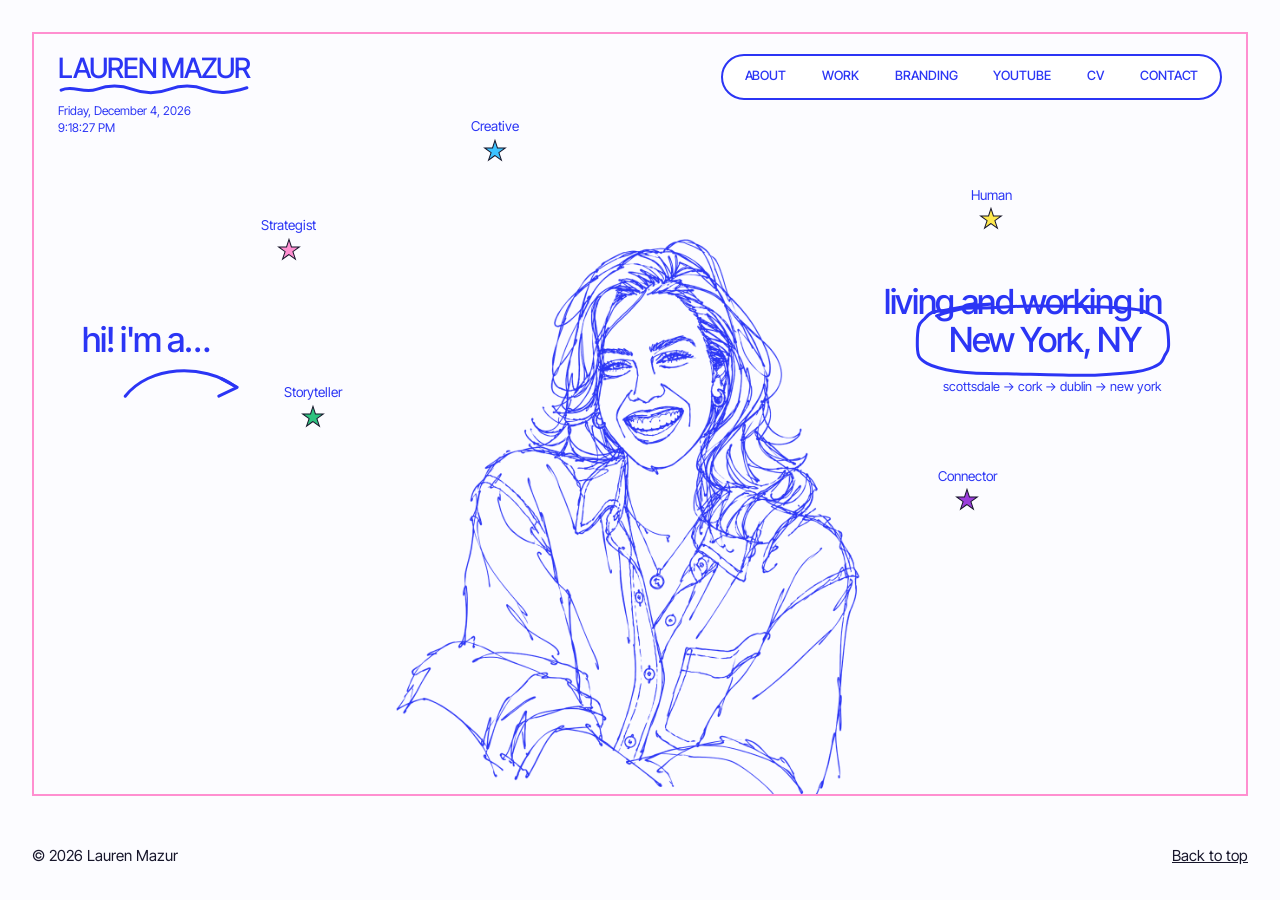
<file: index.html>
<!DOCTYPE html>
<html lang="en">
<head>
  <meta charset="utf-8">
  <meta name="viewport" content="width=device-width, initial-scale=1">

  <title>Lauren Mazur | Portfolio</title>
  <meta name="description" content="Strategy, creative work, branding and CV of Lauren Mazur.">

  <!-- Fonts from Google Fonts (free): Inter Tight for everything -->
  <link rel="preconnect" href="https://fonts.googleapis.com">
  <link rel="preconnect" href="https://fonts.gstatic.com" crossorigin>
  <link href="https://fonts.googleapis.com/css2?family=Inter+Tight:wght@400;500;600&display=swap" rel="stylesheet">

  <link rel="stylesheet" href="style.css">
</head>

<body id="top">
  <a class="skip" href="#main">Skip to content</a>

  <main id="main">
  <div class="hero">
    <div class="stage">

      <!-- Top left: your name and a live date and time (script.js fills these in) -->
      <div class="stage__logo">
        <h1 class="logo doodle-host"><a href="#top">Lauren Mazur</a><span class="doodle doodle--squiggle" aria-hidden="true"></span></h1>
        <!-- EDIT: your job title, so recruiters see it straight away -->
        <p class="clock" aria-hidden="true"><span id="date"></span><br><span id="time"></span></p>
      </div>

      <!-- Top right: the pill menu (hover or tab to a link to highlight it) -->
      <nav class="stage__nav" aria-label="Main">
        <a class="pill-nav__link" href="about.html">About</a>
        <a class="pill-nav__link" href="work.html">Work</a>
        <a class="pill-nav__link" href="branding.html">Branding</a>
        <a class="pill-nav__link" href="youtube.html">YouTube</a>
        <a class="pill-nav__link" href="cv.html">CV</a>
        <a class="pill-nav__link" href="contact.html">Contact</a>
      </nav>

      <!-- The handwritten notes either side of the portrait -->
      <p class="note note--left">hi! i'm a…<span class="doodle doodle--arrow" aria-hidden="true"></span></p>
      <p class="note note--right">living and working in <span class="circled">New York, NY<span class="doodle doodle--oval" aria-hidden="true"></span></span><span class="note__route">scottsdale → cork → dublin → new york</span></p>

      <!-- The five words dotted around you. Change the text, keep the star. -->
      <ul class="tags">
        <li class="tag tag--1"><span>Strategist</span><span class="tag__star" aria-hidden="true">★</span></li>
        <li class="tag tag--2"><span>Creative</span><span class="tag__star" aria-hidden="true">★</span></li>
        <li class="tag tag--3"><span>Human</span><span class="tag__star" aria-hidden="true">★</span></li>
        <li class="tag tag--4"><span>Storyteller</span><span class="tag__star" aria-hidden="true">★</span></li>
        <li class="tag tag--5"><span>Connector</span><span class="tag__star" aria-hidden="true">★</span></li>
      </ul>

      <!-- Your drawing, in cobalt lines on white -->
      <img class="stage__portrait" src="portrait-cobalt.png" width="1122" height="1402"
           alt="Line drawing portrait of Lauren, laughing">
    </div>
  </div>
  </main>

  <footer class="footer">
    <p>&copy; <span id="year">2026</span> Lauren Mazur</p>
    <a href="#top">Back to top</a>
  </footer>

  <script src="script.js"></script>
</body>
</html>
</file>
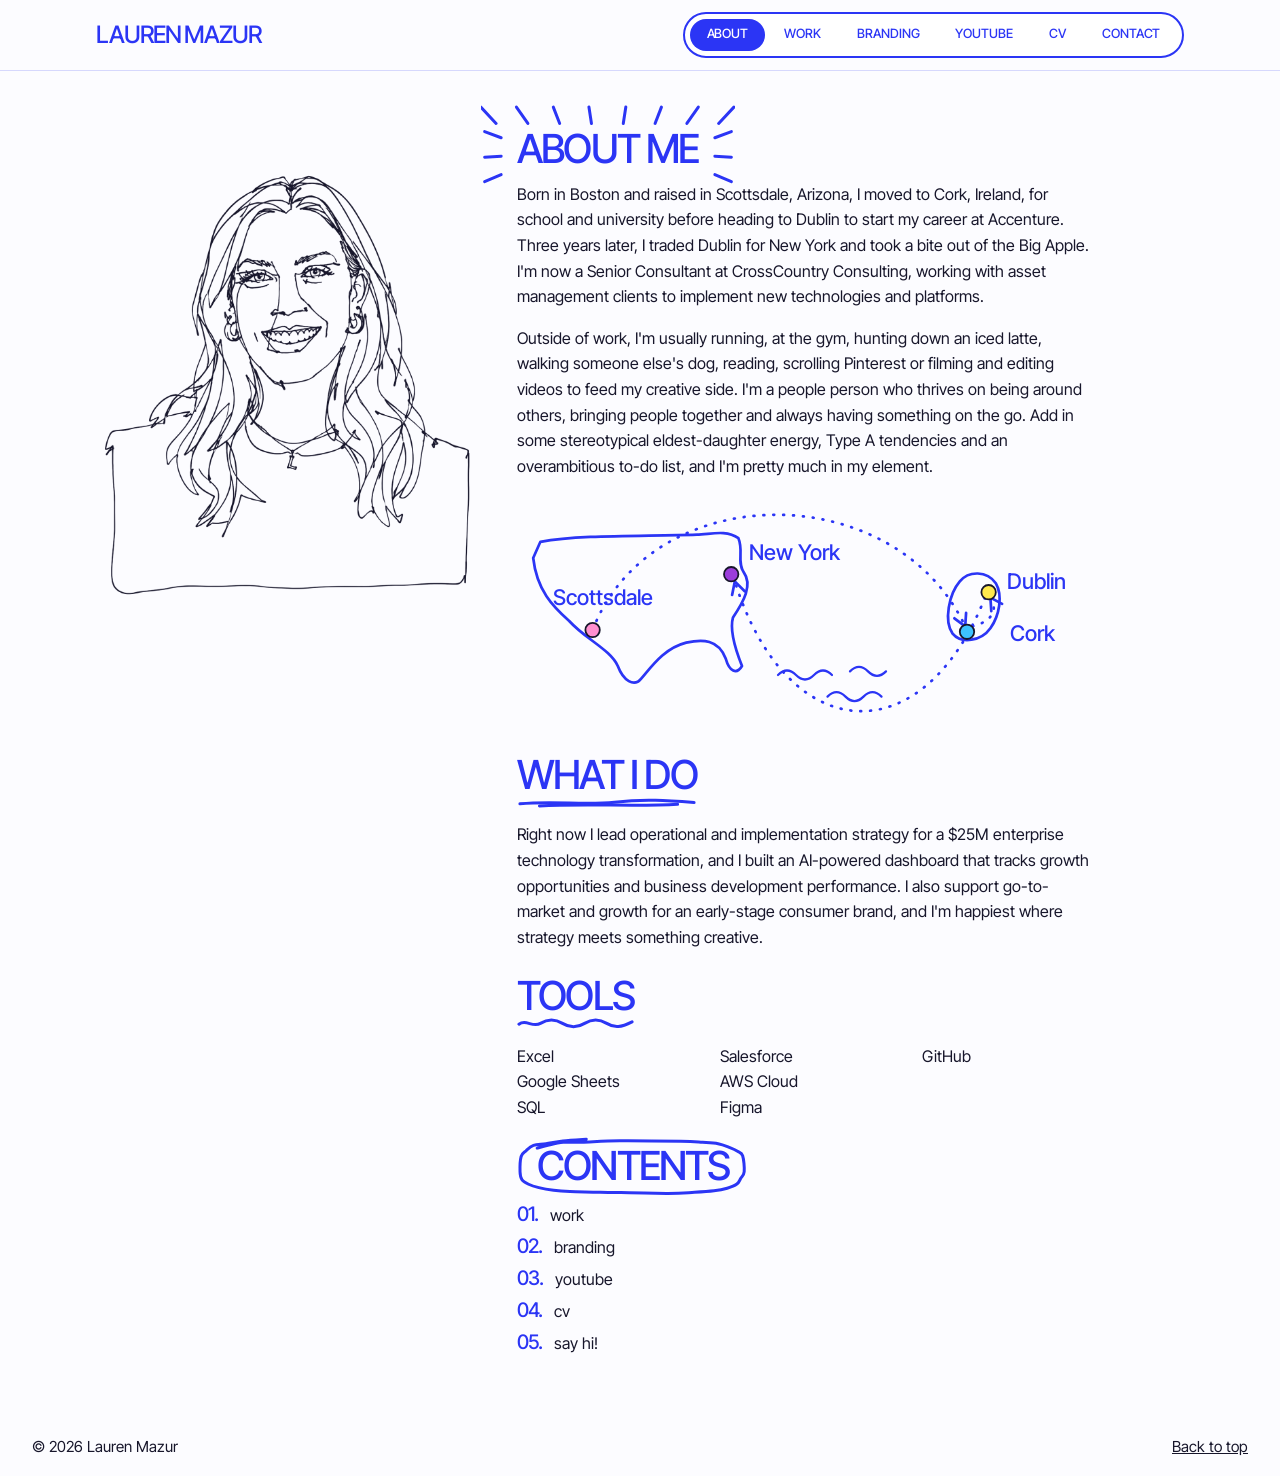
<file: about.html>
<!DOCTYPE html>
<html lang="en">
<head>
  <meta charset="utf-8">
  <meta name="viewport" content="width=device-width, initial-scale=1">

  <title>About | Lauren Mazur</title>
  <meta name="description" content="About Lauren Mazur: strategy and operations consultant based in New York.">

  <!-- Fonts from Google Fonts (free): Inter Tight for everything -->
  <link rel="preconnect" href="https://fonts.googleapis.com">
  <link rel="preconnect" href="https://fonts.gstatic.com" crossorigin>
  <link href="https://fonts.googleapis.com/css2?family=Inter+Tight:wght@400;500;600&display=swap" rel="stylesheet">

  <link rel="stylesheet" href="style.css">
</head>

<body id="top">
  <a class="skip" href="#main">Skip to content</a>

  <!-- Menu: the current page is highlighted. To change the menu, edit it on every page. -->
  <header class="site-header">
    <div class="site-header__inner">
      <a class="site-header__logo" href="index.html">Lauren Mazur</a>
      <nav class="stage__nav" aria-label="Main">
        <a class="pill-nav__link" href="about.html" aria-current="page">About</a>
        <a class="pill-nav__link" href="work.html">Work</a>
        <a class="pill-nav__link" href="branding.html">Branding</a>
        <a class="pill-nav__link" href="youtube.html">YouTube</a>
        <a class="pill-nav__link" href="cv.html">CV</a>
        <a class="pill-nav__link" href="contact.html">Contact</a>
      </nav>
    </div>
  </header>

  <main id="main">

    <section id="about" class="section about">
      <figure class="about__portrait">
        <img src="portrait-about.png" width="1122" height="1402"
             alt="Line drawing portrait of Lauren with long hair, hoop earrings and an L necklace">
      </figure>

      <div class="about__text">

        <h1 class="hand-title doodle-host">about me<span class="doodle doodle--burst" aria-hidden="true"></span></h1>
        <!-- EDIT: check this reads like you -->
        <p>Born in Boston and raised in Scottsdale, Arizona, I moved to Cork, Ireland, for school and
           university before heading to Dublin to start my career at Accenture. Three years later,
           I traded Dublin for New York and took a bite out of the Big Apple. I'm now a Senior
           Consultant at CrossCountry Consulting, working with asset management clients to implement
           new technologies and platforms.</p>

        <p>Outside of work, I'm usually running, at the gym, hunting down an iced
           latte, walking someone else's dog, reading, scrolling Pinterest or filming and editing
           videos to feed my creative side. I'm a people person who thrives on being around others,
           bringing people together and always having something on the go. Add in some stereotypical
           eldest-daughter energy, Type A tendencies and an overambitious to-do list, and I'm pretty
           much in my element.</p>

        <figure class="journey">
          <svg viewBox="0 0 640 260" role="img" aria-label="Hand-drawn map: Scottsdale, Arizona to Cork, then Dublin in Ireland, then New York">
            <g fill="none" stroke="currentColor" stroke-width="3" stroke-linecap="round" stroke-linejoin="round">
              <path d="M18 70 L26 52 C70 44, 140 46, 200 44 C214 44, 232 38, 246 48 C252 62, 244 74, 252 86 C262 100, 252 118, 240 136 C236 150, 242 170, 250 190 C244 200, 236 196, 232 182 C224 160, 206 160, 188 164 C164 170, 150 190, 138 204 C130 214, 118 206, 112 190 C104 172, 76 160, 58 140 C40 124, 22 106, 18 70 Z"/>
              <path d="M492 96 C502 84, 522 84, 532 98 C540 112, 536 134, 526 148 C516 162, 494 166, 484 154 C474 140, 480 110, 492 96 Z"/>
              <path d="M290 200 q10 -10 20 0 t20 0 t20 0" stroke-width="2.5"/><path d="M345 224 q10 -10 20 0 t20 0 t20 0" stroke-width="2.5"/><path d="M370 196 q10 -10 20 0 t20 0" stroke-width="2.5"/>
              <path d="M84 150 C150 -20, 420 -20, 498 146" stroke-dasharray="1 10"/>
              <path d="M506 146 C530 140, 534 126, 526 114" stroke-dasharray="1 10"/>
              <path d="M520 114 C450 290, 300 280, 242 96" stroke-dasharray="1 10"/>
              <path d="M499 131 L498 146 L486 137"/><path d="M527 129 L526 114 L539 121"/><path d="M239 111 L242 96 L253 107"/>
            </g>
            <circle cx="84" cy="150" r="8" fill="#FF8FD0" stroke="#17162B" stroke-width="2"/><circle cx="500" cy="152" r="8" fill="#3DC2FF" stroke="#17162B" stroke-width="2"/><circle cx="524" cy="108" r="8" fill="#FFE94D" stroke="#17162B" stroke-width="2"/><circle cx="238" cy="88" r="8" fill="#9B3DDB" stroke="#17162B" stroke-width="2"/>
            <g fill="currentColor" font-family="Inter Tight, Helvetica, Arial, sans-serif" font-size="24" font-weight="500">
              <text x="40" y="122">Scottsdale</text>
              <text x="258" y="72">New York</text>
              <text x="544" y="104">Dublin</text>
              <text x="548" y="162">Cork</text>
            </g>
          </svg>
        </figure>

        <h2 class="hand-title doodle-host">what i do<span class="doodle doodle--underline" aria-hidden="true"></span></h2>
        <p>Right now I lead operational and implementation strategy for a $25M enterprise
           technology transformation, and I built an AI-powered dashboard that tracks growth
           opportunities and business development performance. I also support go-to-market
           and growth for an early-stage consumer brand, and I'm happiest where strategy meets
           something creative.</p>

        <h2 class="hand-title doodle-host">tools<span class="doodle doodle--squiggle" aria-hidden="true"></span></h2>
        <ul class="tools">
          <li>Excel</li>
          <li>Google Sheets</li>
          <li>SQL</li>
          <li>Salesforce</li>
          <li>AWS Cloud</li>
          <li>Figma</li>
          <li>GitHub</li>
        </ul>

        <h2 class="hand-title hand-title--oval doodle-host">contents<span class="doodle doodle--oval" aria-hidden="true"></span></h2>
        <!-- These link to the sections further down the page -->
        <ol class="contents">
          <li><a href="work.html"><span class="contents__n">01.</span>work</a></li>
          <li><a href="branding.html"><span class="contents__n">02.</span>branding</a></li>
          <li><a href="youtube.html"><span class="contents__n">03.</span>youtube</a></li>
          <li><a href="cv.html"><span class="contents__n">04.</span>cv</a></li>
          <li><a href="contact.html"><span class="contents__n">05.</span>say hi!</a></li>
        </ol>
      </div>
    </section>

  </main>

  <footer class="footer">
    <p>&copy; <span id="year">2026</span> Lauren Mazur</p>
    <a href="#top">Back to top</a>
  </footer>

  <script src="script.js"></script>
</body>
</html>
</file>
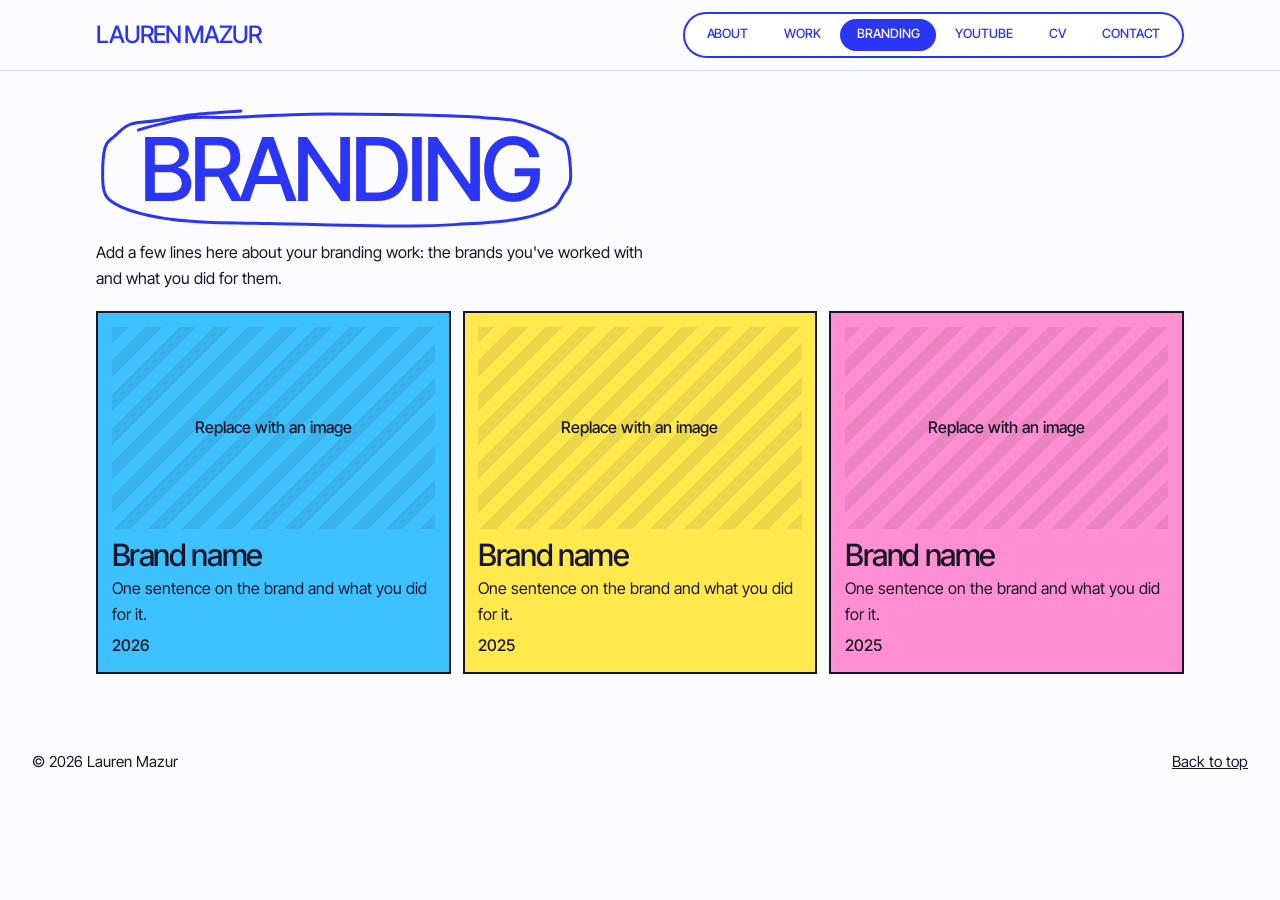
<file: branding.html>
<!DOCTYPE html>
<html lang="en">
<head>
  <meta charset="utf-8">
  <meta name="viewport" content="width=device-width, initial-scale=1">

  <title>Branding | Lauren Mazur</title>
  <meta name="description" content="Branding projects by Lauren Mazur.">

  <!-- Fonts from Google Fonts (free): Inter Tight for everything -->
  <link rel="preconnect" href="https://fonts.googleapis.com">
  <link rel="preconnect" href="https://fonts.gstatic.com" crossorigin>
  <link href="https://fonts.googleapis.com/css2?family=Inter+Tight:wght@400;500;600&display=swap" rel="stylesheet">

  <link rel="stylesheet" href="style.css">
</head>

<body id="top">
  <a class="skip" href="#main">Skip to content</a>

  <!-- Menu: the current page is highlighted. To change the menu, edit it on every page. -->
  <header class="site-header">
    <div class="site-header__inner">
      <a class="site-header__logo" href="index.html">Lauren Mazur</a>
      <nav class="stage__nav" aria-label="Main">
        <a class="pill-nav__link" href="about.html">About</a>
        <a class="pill-nav__link" href="work.html">Work</a>
        <a class="pill-nav__link" href="branding.html" aria-current="page">Branding</a>
        <a class="pill-nav__link" href="youtube.html">YouTube</a>
        <a class="pill-nav__link" href="cv.html">CV</a>
        <a class="pill-nav__link" href="contact.html">Contact</a>
      </nav>
    </div>
  </header>

  <main id="main">

    <section id="branding" class="section">
      <h1 class="hand-title hand-title--big hand-title--oval doodle-host">branding<span class="doodle doodle--oval" aria-hidden="true"></span></h1>

      <!-- EDIT: a few lines on your branding work -->
      <p class="section__intro">Add a few lines here about your branding work: the brands you've
         worked with and what you did for them.</p>

      <div class="work-grid">
        <!-- EDIT each tile: brand name, a sentence on what you did, the year, and a link if there is one.
             Copy a whole tile to add more. Add photos the same way as in the Work section. -->
        <a class="tile tile--4 tile--sky" href="#">
          <div class="tile__media">Replace with an image</div>
          <h3 class="tile__title">Brand name</h3>
          <p class="tile__text">One sentence on the brand and what you did for it.</p>
          <p class="tile__year">2026</p>
        </a>

        <a class="tile tile--4 tile--butter" href="#">
          <div class="tile__media">Replace with an image</div>
          <h3 class="tile__title">Brand name</h3>
          <p class="tile__text">One sentence on the brand and what you did for it.</p>
          <p class="tile__year">2025</p>
        </a>

        <a class="tile tile--4 tile--pink" href="#">
          <div class="tile__media">Replace with an image</div>
          <h3 class="tile__title">Brand name</h3>
          <p class="tile__text">One sentence on the brand and what you did for it.</p>
          <p class="tile__year">2025</p>
        </a>
      </div>
    </section>

  </main>

  <footer class="footer">
    <p>&copy; <span id="year">2026</span> Lauren Mazur</p>
    <a href="#top">Back to top</a>
  </footer>

  <script src="script.js"></script>
</body>
</html>
</file>
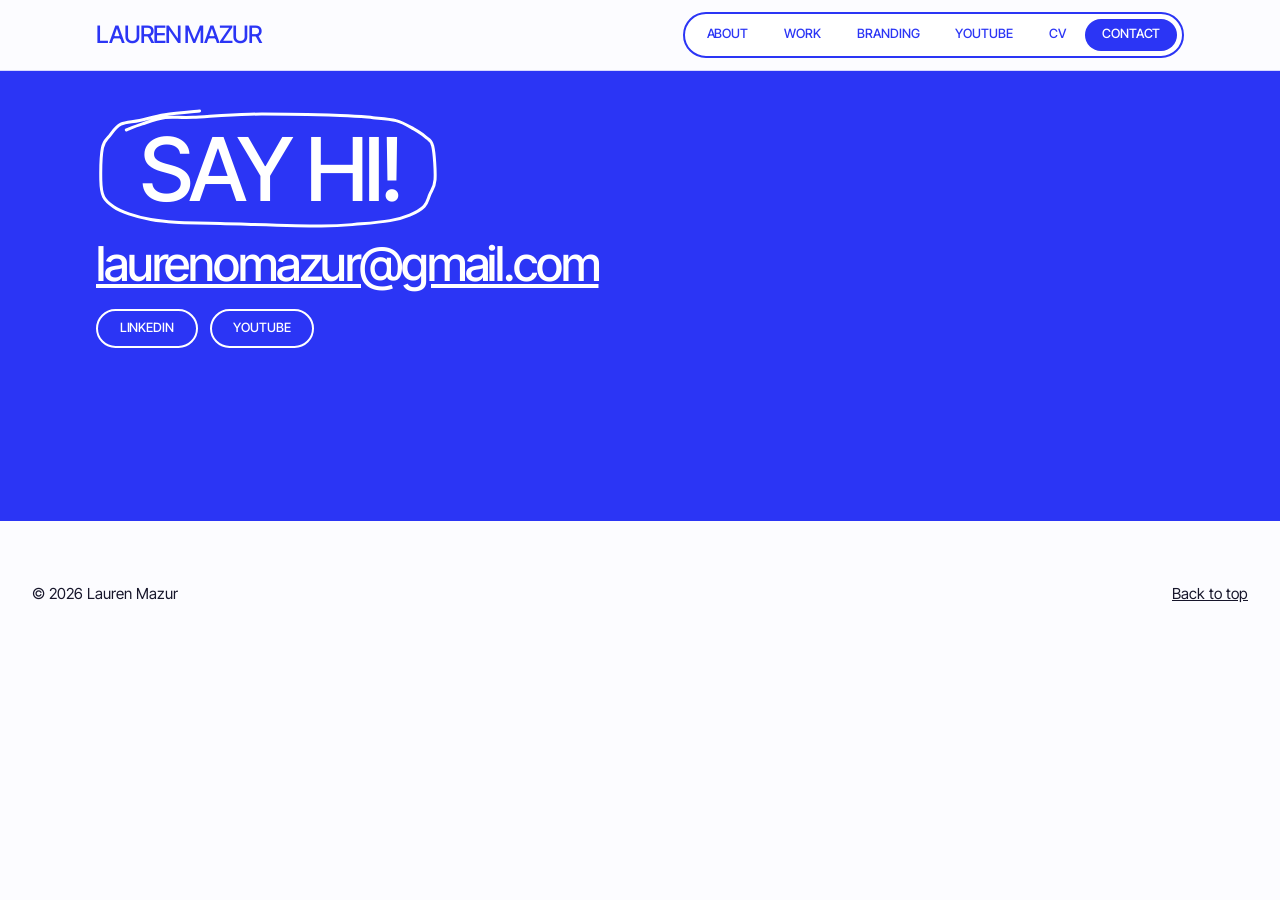
<file: contact.html>
<!DOCTYPE html>
<html lang="en">
<head>
  <meta charset="utf-8">
  <meta name="viewport" content="width=device-width, initial-scale=1">

  <title>Contact | Lauren Mazur</title>
  <meta name="description" content="Get in touch with Lauren Mazur.">

  <!-- Fonts from Google Fonts (free): Inter Tight for everything -->
  <link rel="preconnect" href="https://fonts.googleapis.com">
  <link rel="preconnect" href="https://fonts.gstatic.com" crossorigin>
  <link href="https://fonts.googleapis.com/css2?family=Inter+Tight:wght@400;500;600&display=swap" rel="stylesheet">

  <link rel="stylesheet" href="style.css">
</head>

<body id="top">
  <a class="skip" href="#main">Skip to content</a>

  <!-- Menu: the current page is highlighted. To change the menu, edit it on every page. -->
  <header class="site-header">
    <div class="site-header__inner">
      <a class="site-header__logo" href="index.html">Lauren Mazur</a>
      <nav class="stage__nav" aria-label="Main">
        <a class="pill-nav__link" href="about.html">About</a>
        <a class="pill-nav__link" href="work.html">Work</a>
        <a class="pill-nav__link" href="branding.html">Branding</a>
        <a class="pill-nav__link" href="youtube.html">YouTube</a>
        <a class="pill-nav__link" href="cv.html">CV</a>
        <a class="pill-nav__link" href="contact.html" aria-current="page">Contact</a>
      </nav>
    </div>
  </header>

  <main id="main">

    <section id="contact" class="band band--cobalt">
      <div class="section">
        <h1 class="hand-title hand-title--big hand-title--oval doodle-host">say hi!<span class="doodle doodle--oval" aria-hidden="true"></span></h1>
        <!-- EDIT: your email (twice: in the link and in the text) -->
        <a class="contact__email" href="mailto:laurenomazur@gmail.com">laurenomazur@gmail.com</a>
        <div class="contact__links">
          <!-- EDIT: your links -->
          <a class="sticker sticker--pink"   href="https://www.linkedin.com/in/your-name">LinkedIn</a>
          <a class="sticker sticker--butter" href="https://www.youtube.com/@laurenmzr">YouTube</a>
        </div>
      </div>
    </section>

  </main>

  <footer class="footer">
    <p>&copy; <span id="year">2026</span> Lauren Mazur</p>
    <a href="#top">Back to top</a>
  </footer>

  <script src="script.js"></script>
</body>
</html>
</file>
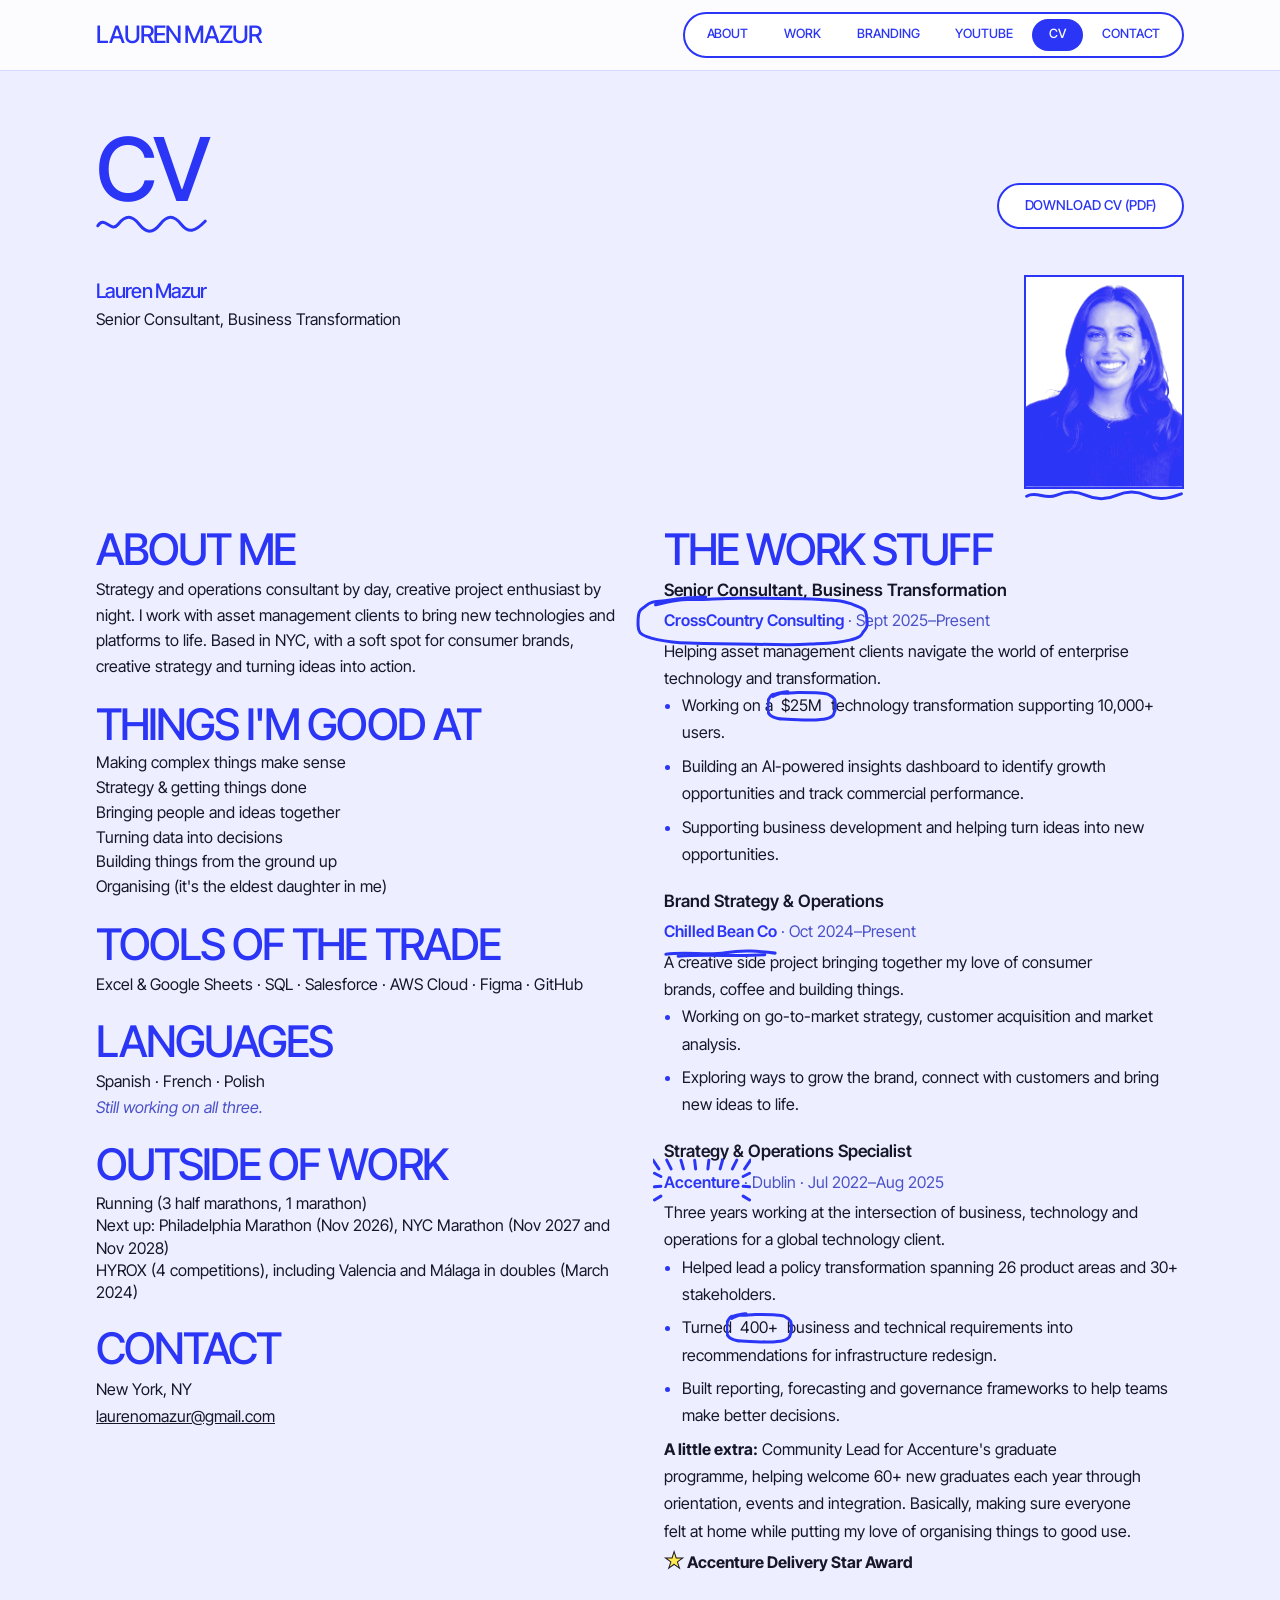
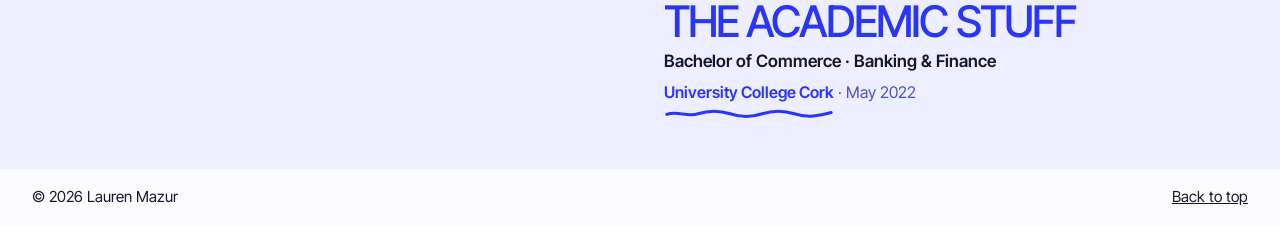
<file: cv.html>
<!DOCTYPE html>
<html lang="en">
<head>
  <meta charset="utf-8">
  <meta name="viewport" content="width=device-width, initial-scale=1">

  <title>CV | Lauren Mazur</title>
  <meta name="description" content="CV of Lauren Mazur: experience, education and skills.">

  <!-- Fonts from Google Fonts (free): Inter Tight for everything -->
  <link rel="preconnect" href="https://fonts.googleapis.com">
  <link rel="preconnect" href="https://fonts.gstatic.com" crossorigin>
  <link href="https://fonts.googleapis.com/css2?family=Inter+Tight:wght@400;500;600&display=swap" rel="stylesheet">

  <link rel="stylesheet" href="style.css">
</head>

<body id="top">
  <a class="skip" href="#main">Skip to content</a>

  <!-- Menu: the current page is highlighted. To change the menu, edit it on every page. -->
  <header class="site-header">
    <div class="site-header__inner">
      <a class="site-header__logo" href="index.html">Lauren Mazur</a>
      <nav class="stage__nav" aria-label="Main">
        <a class="pill-nav__link" href="about.html">About</a>
        <a class="pill-nav__link" href="work.html">Work</a>
        <a class="pill-nav__link" href="branding.html">Branding</a>
        <a class="pill-nav__link" href="youtube.html">YouTube</a>
        <a class="pill-nav__link" href="cv.html" aria-current="page">CV</a>
        <a class="pill-nav__link" href="contact.html">Contact</a>
      </nav>
    </div>
  </header>

  <main id="main">

    <section id="cv" class="band band--tint">
      <div class="section">
        <div class="cv__head">
          <h1 class="hand-title hand-title--big doodle-host">cv<span class="doodle doodle--squiggle" aria-hidden="true"></span></h1>
          <!-- Put your CV file in the same place as index.html and name it cv.pdf -->
          <a class="sticker sticker--butter sticker--large" href="cv.pdf" download>Download CV (PDF)</a>
        </div>

        <div class="cv2">

          <!-- Top: name and role on the left, a small framed photo on the right -->
          <div class="cv2__top">
            <div>
              <p class="cv2__name">Lauren Mazur</p>
              <p class="cv2__role">Senior Consultant, Business Transformation</p>
            </div>
            <figure class="cv2__photo">
              <div class="cv2__frame">
                <img src="photo-lauren.jpg" width="900" height="881" alt="Photo of Lauren smiling">
              </div>
              <span class="doodle doodle--squiggle" aria-hidden="true"></span>
            </figure>
          </div>

          <div class="cv2__cols">

            <!-- LEFT column -->
            <div class="cv2__left">
              <div>
                <h3 class="cv2__h">about me</h3>
                <p>Strategy and operations consultant by day, creative project enthusiast by night.
                   I work with asset management clients to bring new technologies and platforms to life.
                   Based in NYC, with a soft spot for consumer brands, creative strategy and turning
                   ideas into action.</p>
              </div>

              <div>
                <h3 class="cv2__h">things i'm good at</h3>
                <ul class="plain good">
                  <li>Making complex things make sense</li>
                  <li>Strategy &amp; getting things done</li>
                  <li>Bringing people and ideas together</li>
                  <li>Turning data into decisions</li>
                  <li>Building things from the ground up</li>
                  <li>Organising (it's the eldest daughter in me)</li>
                </ul>
              </div>

              <div>
                <h3 class="cv2__h">tools of the trade</h3>
                <p>Excel &amp; Google Sheets · SQL · Salesforce · AWS Cloud · Figma · GitHub</p>
              </div>

              <div>
                <h3 class="cv2__h">languages</h3>
                <p>Spanish · French · Polish</p>
                <p class="cv2__note">Still working on all three.</p>
              </div>

              <div>
                <h3 class="cv2__h">outside of work</h3>
                <ul class="plain">
                  <li>Running (3 half marathons, 1 marathon)</li>
                  <li>Next up: Philadelphia Marathon (Nov 2026), NYC Marathon (Nov 2027 and Nov 2028)</li>
                  <li>HYROX (4 competitions), including Valencia and Málaga in doubles (March 2024)</li>
                </ul>
              </div>

              <div>
                <h3 class="cv2__h">contact</h3>
                <p class="cv2__contact">New York, NY<br>
                  <a href="mailto:laurenomazur@gmail.com">laurenomazur@gmail.com</a></p>
              </div>
            </div>

            <!-- RIGHT column: the work stuff and the academic stuff.
                 To swap a company name for its logo, see the note in style.css ("LOGO DOODLES"). -->
            <div class="cv2__right">
              <div>
                <h3 class="cv2__h">the work stuff</h3>

                <article class="xp">
                  <h4 class="xp__role">Senior Consultant, Business Transformation</h4>
                  <p class="xp__where"><span class="company">CrossCountry Consulting<span class="doodle doodle--oval" aria-hidden="true"></span></span> · Sept 2025–Present</p>
                  <p class="xp__text">Helping asset management clients navigate the world of enterprise technology and transformation.</p>
                  <ul class="cv-list">
                    <li>Working on a <span class="circled">$25M<span class="doodle doodle--oval" aria-hidden="true"></span></span> technology transformation supporting 10,000+ users.</li>
                    <li>Building an AI-powered insights dashboard to identify growth opportunities and track commercial performance.</li>
                    <li>Supporting business development and helping turn ideas into new opportunities.</li>
                  </ul>
                </article>

                <article class="xp">
                  <h4 class="xp__role">Brand Strategy &amp; Operations</h4>
                  <p class="xp__where"><span class="company">Chilled Bean Co<span class="doodle doodle--underline" aria-hidden="true"></span></span> · Oct 2024–Present</p>
                  <p class="xp__text">A creative side project bringing together my love of consumer brands, coffee and building things.</p>
                  <ul class="cv-list">
                    <li>Working on go-to-market strategy, customer acquisition and market analysis.</li>
                    <li>Exploring ways to grow the brand, connect with customers and bring new ideas to life.</li>
                  </ul>
                </article>

                <article class="xp">
                  <h4 class="xp__role">Strategy &amp; Operations Specialist</h4>
                  <p class="xp__where"><span class="company">Accenture<span class="doodle doodle--burst" aria-hidden="true"></span></span> · Dublin · Jul 2022–Aug 2025</p>
                  <p class="xp__text">Three years working at the intersection of business, technology and operations for a global technology client.</p>
                  <ul class="cv-list">
                    <li>Helped lead a policy transformation spanning 26 product areas and 30+ stakeholders.</li>
                    <li>Turned <span class="circled">400+<span class="doodle doodle--oval" aria-hidden="true"></span></span> business and technical requirements into recommendations for infrastructure redesign.</li>
                    <li>Built reporting, forecasting and governance frameworks to help teams make better decisions.</li>
                  </ul>
                  <p class="xp__text xp__extra"><strong>A little extra:</strong> Community Lead for Accenture's graduate programme,
                    helping welcome 60+ new graduates each year through orientation, events and integration.
                    Basically, making sure everyone felt at home while putting my love of organising things to good use.</p>
                  <p class="xp__award"><span class="award__star" aria-hidden="true">★</span> Accenture Delivery Star Award</p>
                </article>
              </div>

              <div>
                <h3 class="cv2__h">the academic stuff</h3>
                <article class="xp">
                  <h4 class="xp__role">Bachelor of Commerce · Banking &amp; Finance</h4>
                  <p class="xp__where"><span class="company">University College Cork<span class="doodle doodle--squiggle" aria-hidden="true"></span></span> · May 2022</p>
                </article>
              </div>
            </div>
          </div>
        </div>
      </div>
    </section>

  </main>

  <footer class="footer">
    <p>&copy; <span id="year">2026</span> Lauren Mazur</p>
    <a href="#top">Back to top</a>
  </footer>

  <script src="script.js"></script>
</body>
</html>
</file>
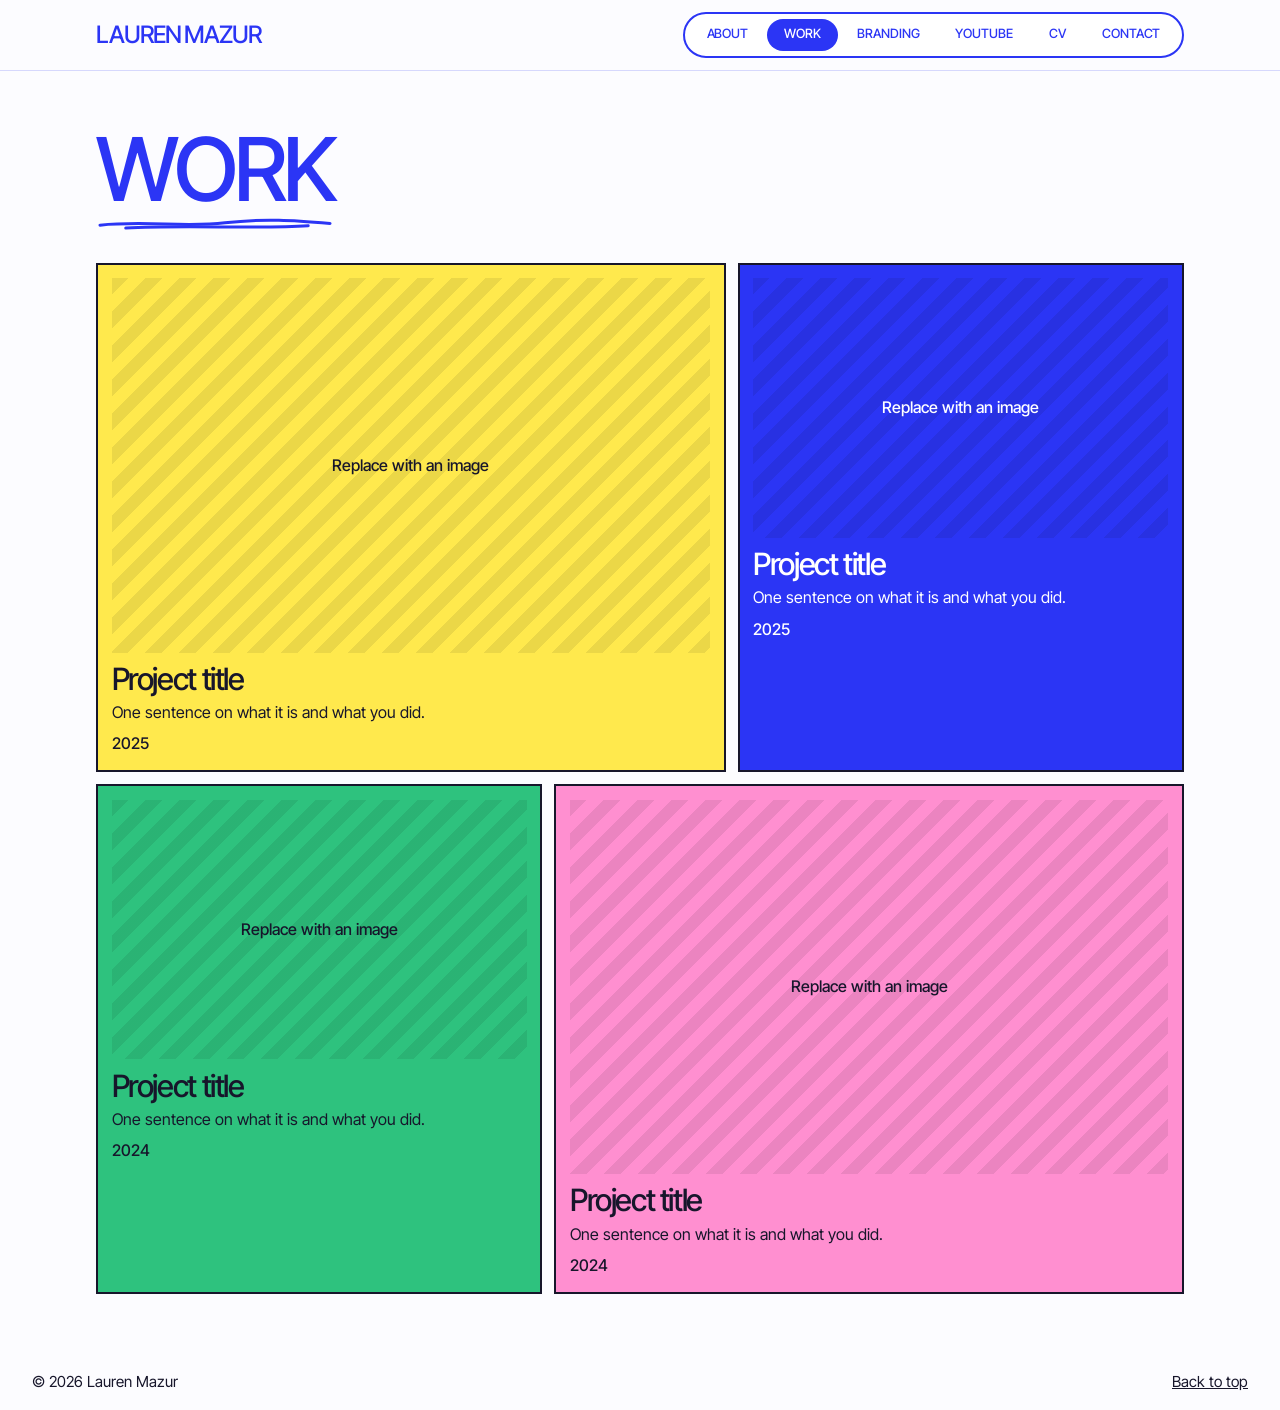
<file: work.html>
<!DOCTYPE html>
<html lang="en">
<head>
  <meta charset="utf-8">
  <meta name="viewport" content="width=device-width, initial-scale=1">

  <title>Work | Lauren Mazur</title>
  <meta name="description" content="Creative work by Lauren Mazur.">

  <!-- Fonts from Google Fonts (free): Inter Tight for everything -->
  <link rel="preconnect" href="https://fonts.googleapis.com">
  <link rel="preconnect" href="https://fonts.gstatic.com" crossorigin>
  <link href="https://fonts.googleapis.com/css2?family=Inter+Tight:wght@400;500;600&display=swap" rel="stylesheet">

  <link rel="stylesheet" href="style.css">
</head>

<body id="top">
  <a class="skip" href="#main">Skip to content</a>

  <!-- Menu: the current page is highlighted. To change the menu, edit it on every page. -->
  <header class="site-header">
    <div class="site-header__inner">
      <a class="site-header__logo" href="index.html">Lauren Mazur</a>
      <nav class="stage__nav" aria-label="Main">
        <a class="pill-nav__link" href="about.html">About</a>
        <a class="pill-nav__link" href="work.html" aria-current="page">Work</a>
        <a class="pill-nav__link" href="branding.html">Branding</a>
        <a class="pill-nav__link" href="youtube.html">YouTube</a>
        <a class="pill-nav__link" href="cv.html">CV</a>
        <a class="pill-nav__link" href="contact.html">Contact</a>
      </nav>
    </div>
  </header>

  <main id="main">

    <section id="work" class="section">
      <h1 class="hand-title hand-title--big doodle-host">work<span class="doodle doodle--underline" aria-hidden="true"></span></h1>

      <div class="work-grid">

        <!-- EDIT each tile: title, description, year, and the link (href).
             To add an image: delete the <div class="tile__media">…</div> block and put
             <div class="tile__media"><img src="your-file.jpg" alt="Describe the image"></div>
             in its place. Upload the image file next to index.html. -->
        <a id="project-1" class="tile tile--7 tile--butter" href="#">
          <div class="tile__media">Replace with an image</div>
          <h3 class="tile__title">Project title</h3>
          <p class="tile__text">One sentence on what it is and what you did.</p>
          <p class="tile__year">2025</p>
        </a>

        <a id="project-2" class="tile tile--5 tile--cobalt" href="#">
          <div class="tile__media">Replace with an image</div>
          <h3 class="tile__title">Project title</h3>
          <p class="tile__text">One sentence on what it is and what you did.</p>
          <p class="tile__year">2025</p>
        </a>

        <a id="project-3" class="tile tile--5 tile--mint" href="#">
          <div class="tile__media">Replace with an image</div>
          <h3 class="tile__title">Project title</h3>
          <p class="tile__text">One sentence on what it is and what you did.</p>
          <p class="tile__year">2024</p>
        </a>

        <a id="project-4" class="tile tile--7 tile--pink" href="#">
          <div class="tile__media">Replace with an image</div>
          <h3 class="tile__title">Project title</h3>
          <p class="tile__text">One sentence on what it is and what you did.</p>
          <p class="tile__year">2024</p>
        </a>

      </div>
    </section>

  </main>

  <footer class="footer">
    <p>&copy; <span id="year">2026</span> Lauren Mazur</p>
    <a href="#top">Back to top</a>
  </footer>

  <script src="script.js"></script>
</body>
</html>
</file>
<file: style.css>
/* =========================================================
   TOKENS: change colours and fonts here and the whole site updates
   ========================================================= */
:root {
  --cobalt: #2B35F5;     /* the anchor colour */
  --paper:  #FCFCFF;
  --tint:   #EDEEFF;     /* very light cobalt, for the CV band */
  --ink:    #17162B;
  --pink:   #FF8FD0;
  --sky:    #3DC2FF;
  --butter: #FFE94D;
  --mint:   #2EC27E;
  --violet: #9B3DDB;
  --muted:  #4A52C9;

  --font-hand: "Space Mono", ui-monospace, Menlo, monospace;
  --font-body: "Space Mono", ui-monospace, Menlo, monospace;

  --gutter: clamp(.75rem, 2.5vw, 2rem);

  /* The zig-zag outline used by the sticker buttons */
  --d-oval: url("data:image/svg+xml,%3Csvg%20xmlns='http://www.w3.org/2000/svg'%20viewBox='-5%20-5%20210%20110'%20preserveAspectRatio='none'%3E%3Cg%20fill='none'%20stroke='black'%20stroke-width='3'%20stroke-linecap='round'%20stroke-linejoin='round'%3E%3Cpath%20d='M13.3%2017.0%20C14.9%2016.1,%2019.1%2013.5,%2023.0%2011.8%20C26.9%2010.0,%2031.7%207.4,%2036.8%206.5%20C41.9%205.6,%2045.0%206.8,%2053.5%206.3%20C62.0%205.8,%2073.0%203.9,%2087.8%203.6%20C102.6%203.4,%20130.0%204.2,%20142.4%204.7%20C154.8%205.2,%20156.6%205.9,%20162.2%206.6%20C167.8%207.3,%20172.1%207.5,%20176.1%209.1%20C180.2%2010.6,%20183.8%2013.8,%20186.7%2016.0%20C189.6%2018.3,%20191.7%2020.2,%20193.6%2022.6%20C195.5%2025.0,%20197.2%2024.6,%20198.2%2030.7%20C199.2%2036.7,%20199.9%2052.2,%20199.6%2059.0%20C199.3%2065.8,%20197.5%2067.9,%20196.4%2071.7%20C195.3%2075.4,%20195.0%2078.7,%20193.0%2081.6%20C191.0%2084.5,%20187.7%2087.0,%20184.3%2089.0%20C180.9%2091.0,%20177.3%2092.5,%20172.4%2093.7%20C167.5%2094.9,%20162.0%2095.6,%20154.9%2096.4%20C147.8%2097.1,%20144.0%2098.4,%20129.9%2098.3%20C115.7%2098.2,%2084.5%2096.6,%2070.0%2096.1%20C55.4%2095.5,%2049.7%2095.6,%2042.8%2095.0%20C35.8%2094.5,%2032.8%2094.0,%2028.1%2092.8%20C23.5%2091.6,%2018.5%2089.8,%2014.8%2088.0%20C11.0%2086.1,%208.1%2084.3,%205.6%2081.9%20C3.1%2079.5,%200.9%2077.3,%20-0.4%2073.6%20C-1.7%2069.9,%20-2.0%2066.4,%20-2.1%2059.5%20C-2.2%2052.5,%20-2.0%2038.3,%20-1.1%2032.0%20C-0.2%2025.7,%201.4%2025.1,%203.3%2021.7%20C5.1%2018.4,%207.0%2014.2,%2010.0%2012.1%20C13.0%209.9,%2016.9%2010.3,%2021.3%208.9%20C25.7%207.6,%2030.5%205.4,%2036.5%204.1%20C42.6%202.7,%2054.0%201.4,%2057.5%200.9'%20vector-effect='non-scaling-stroke'/%3E%3C/g%3E%3C/svg%3E");
  --d-underline: url("data:image/svg+xml,%3Csvg%20xmlns='http://www.w3.org/2000/svg'%20viewBox='0%200%20240%2024'%20preserveAspectRatio='none'%3E%3Cg%20fill='none'%20stroke='black'%20stroke-width='3'%20stroke-linecap='round'%20stroke-linejoin='round'%3E%3Cpath%20d='M4%2014%20C%2050%206,%2090%2018,%20130%2010%20S%20200%206,%20236%2011'%20vector-effect='non-scaling-stroke'/%3E%3Cpath%20d='M30%2019%20C%2090%2013,%20160%2021,%20214%2015'%20vector-effect='non-scaling-stroke'/%3E%3C/g%3E%3C/svg%3E");
  --d-squiggle: url("data:image/svg+xml,%3Csvg%20xmlns='http://www.w3.org/2000/svg'%20viewBox='0%200%20180%2030'%20preserveAspectRatio='none'%3E%3Cg%20fill='none'%20stroke='black'%20stroke-width='3'%20stroke-linecap='round'%20stroke-linejoin='round'%3E%3Cpath%20d='M3%2018%20C%2014%204,%2024%2028,%2036%2016%20S%2058%204,%2070%2016%20S%2092%2028,%20104%2016%20S%20126%204,%20138%2016%20S%20160%2026,%20177%2012'%20vector-effect='non-scaling-stroke'/%3E%3C/g%3E%3C/svg%3E");
  --d-arrow: url("data:image/svg+xml,%3Csvg%20xmlns='http://www.w3.org/2000/svg'%20viewBox='0%200%20160%2060'%20preserveAspectRatio='xMidYMid%20meet'%3E%3Cg%20fill='none'%20stroke='black'%20stroke-width='3'%20stroke-linecap='round'%20stroke-linejoin='round'%3E%3Cpath%20d='M4%2044%20C%2034%206,%20100%202,%20142%2032'%20vector-effect='non-scaling-stroke'/%3E%3Cpath%20d='M124%2022%20L144%2033%20L121%2044'%20vector-effect='non-scaling-stroke'/%3E%3C/g%3E%3C/svg%3E");
  --d-burst: url("data:image/svg+xml,%3Csvg%20xmlns='http://www.w3.org/2000/svg'%20viewBox='0%200%20200%2090'%20preserveAspectRatio='none'%3E%3Cg%20fill='none'%20stroke='black'%20stroke-width='3'%20stroke-linecap='round'%20stroke-linejoin='round'%3E%3Cpath%20d='M12%2020%20L-0%204'%20vector-effect='non-scaling-stroke'/%3E%3Cpath%20d='M37%2020%20L28%204'%20vector-effect='non-scaling-stroke'/%3E%3Cpath%20d='M62%2020%20L57%204'%20vector-effect='non-scaling-stroke'/%3E%3Cpath%20d='M87%2020%20L85%204'%20vector-effect='non-scaling-stroke'/%3E%3Cpath%20d='M112%2020%20L114%204'%20vector-effect='non-scaling-stroke'/%3E%3Cpath%20d='M137%2020%20L142%204'%20vector-effect='non-scaling-stroke'/%3E%3Cpath%20d='M162%2020%20L171%204'%20vector-effect='non-scaling-stroke'/%3E%3Cpath%20d='M187%2020%20L199%204'%20vector-effect='non-scaling-stroke'/%3E%3Cpath%20d='M16%2034%20L3%2028'%20vector-effect='non-scaling-stroke'/%3E%3Cpath%20d='M184%2034%20L197%2028'%20vector-effect='non-scaling-stroke'/%3E%3Cpath%20d='M16%2052%20L3%2053'%20vector-effect='non-scaling-stroke'/%3E%3Cpath%20d='M184%2052%20L197%2053'%20vector-effect='non-scaling-stroke'/%3E%3Cpath%20d='M16%2070%20L3%2077'%20vector-effect='non-scaling-stroke'/%3E%3Cpath%20d='M184%2070%20L197%2077'%20vector-effect='non-scaling-stroke'/%3E%3C/g%3E%3C/svg%3E");

  --burst: polygon(0% 0%, 12.5% 22%, 25% 0%, 37.5% 22%, 50% 0%, 62.5% 22%, 75% 0%, 87.5% 22%, 100% 0%, 91% 25%, 100% 50%, 91% 75%, 100% 100%, 87.5% 78%, 75% 100%, 62.5% 78%, 50% 100%, 37.5% 78%, 25% 100%, 12.5% 78%, 0% 100%, 9% 75%, 0% 50%, 9% 25%);
}

/* =========================================================
   BASE
   ========================================================= */
*, *::before, *::after { box-sizing: border-box; }

html { scroll-behavior: smooth; }

body {
  margin: 0;
  background: var(--paper);
  color: var(--ink);
  font-family: var(--font-body);
  font-size: 1.0625rem;
  line-height: 1.55;
}

a { color: inherit; }
img { max-width: 100%; }
::selection { background: var(--butter); color: var(--ink); }

:focus-visible { outline: 3px solid var(--cobalt); outline-offset: 3px; }
.band--cobalt :focus-visible { outline-color: var(--butter); }

.skip { position: absolute; left: -999px; }
.skip:focus {
  left: 1rem; top: 1rem; z-index: 10;
  background: var(--butter); padding: .5rem 1rem;
}

/* =========================================================
   STICKER BUTTONS (zig-zag edge with a dark outline)
   ========================================================= */
.sticker {
  --sticker: var(--pink);
  position: relative;
  isolation: isolate;
  display: inline-grid;
  place-items: center;
  min-width: 5rem;
  padding: .65rem 1.25rem;
  background: var(--ink);              /* this is the outline colour */
  clip-path: var(--burst);
  color: var(--ink);
  font-family: var(--font-body);
  font-size: .85rem;
  font-weight: 500;
  text-decoration: none;
  transition: transform .15s;
}

.sticker::before {
  content: "";
  position: absolute;
  inset: 2px;
  z-index: -1;
  background: var(--sticker);
  clip-path: var(--burst);
}

.sticker--pink   { --sticker: var(--pink); }
.sticker--sky    { --sticker: var(--sky); }
.sticker--butter { --sticker: var(--butter); }
.sticker--mint   { --sticker: var(--mint); }
.sticker--violet { --sticker: var(--violet); color: #fff; }
.sticker--large  { font-size: 1rem; padding: .9rem 1.75rem; }

.sticker:hover { transform: rotate(-4deg) scale(1.06); }
.sticker:focus-visible {
  outline: none;                       /* the outline would be clipped by the zig-zag shape */
  --sticker: #fff;
  text-decoration: underline;
}

/* =========================================================
   HERO (mobile first: everything stacks)
   ========================================================= */
.hero {
  padding: var(--gutter);
  background: var(--paper);
  color: var(--cobalt);
}

.stage {
  position: relative;
  display: flex;
  flex-direction: column;
  gap: 1.25rem;
  min-height: max(36rem, calc(100vh - 2 * var(--gutter)));
  min-height: max(36rem, calc(100svh - 2 * var(--gutter)));
  padding: 1.25rem 1.25rem 0;
  border: 2px solid var(--pink);
  overflow: hidden;
}

.logo {
  margin: 0;
  font-family: var(--font-hand);
  font-size: 2.5rem;
  font-weight: 400;
  line-height: 1;
}
.logo a { text-decoration: none; }

.clock {
  margin: .5rem 0 0;
  font-size: .8rem;
  line-height: 1.4;
}

.stage__nav { display: flex; flex-wrap: wrap; gap: .6rem; }

.note {
  margin: 0;
  color: var(--cobalt);
  font-family: var(--font-hand);
  font-size: clamp(1.75rem, 6vw, 2.5rem);
  line-height: 1.1;
}

.tags {
  display: flex;
  flex-wrap: wrap;
  gap: .5rem 1.5rem;
  margin: 0;
  padding: 0;
  list-style: none;
}
.tag { display: flex; align-items: center; gap: .4rem; font-size: .95rem; }
.tag__star { color: var(--cobalt); }

.stage__portrait {
  align-self: center;
  display: block;
  width: min(85%, 26rem);
  height: auto;
  margin-top: auto;
}

/* =========================================================
   HERO (wide screens: words float around the portrait)
   ========================================================= */
@media (min-width: 56rem) {
  .stage { display: block; padding: 0; }

  .stage__logo { position: absolute; top: 1.25rem; left: 1.5rem; z-index: 2; }
  .stage__nav  { position: absolute; top: 1.25rem; right: 1.5rem; z-index: 2; }

  .note { position: absolute; z-index: 2; font-size: clamp(1.75rem, 2.7vw, 3rem); }
  .note--left  { left: 4%;  top: 38%; }
  .note--right { right: 4%; top: 33%; max-width: 22rem; text-align: right; }

  .tags { display: block; }
  .tag {
    position: absolute;
    flex-direction: column;
    gap: .1rem;
    transform: translate(-50%, -50%);
    text-align: center;
  }
  .tag--1 { left: 21%; top: 27%; }
  .tag--2 { left: 38%; top: 14%; }
  .tag--3 { left: 79%; top: 23%; }
  .tag--4 { left: 23%; top: 49%; }
  .tag--5 { left: 77%; top: 60%; }

  .stage__portrait {
    position: absolute;
    left: 50%;
    bottom: 0;
    width: auto;
    height: min(80%, 52rem, 62vw);
    margin: 0;
    transform: translateX(-50%);
  }
}

/* =========================================================
   SECTIONS
   ========================================================= */
.section {
  max-width: 90rem;
  margin-inline: auto;
  padding: clamp(3rem, 8vw, 7rem) var(--gutter);
}

.band--tint   { background: var(--tint); }
.band--cobalt { background: var(--cobalt); color: #fff; }

.hand-title {
  margin: 0 0 .5rem;
  font-family: var(--font-hand);
  font-size: clamp(2rem, 4vw, 3rem);
  font-weight: 400;
  line-height: 1.1;
}
.hand-title--big {
  font-size: clamp(3rem, 9vw, 6.5rem);
  margin-bottom: clamp(1.25rem, 3vw, 2.5rem);
}

/* =========================================================
   ABOUT (drawing left, text right)
   ========================================================= */
.about {
  display: grid;
  gap: 2rem;
}

.about__portrait { margin: 0; }
.about__portrait img { display: block; width: 100%; max-width: 30rem; height: auto; }

.about__text p { margin: 0 0 2.25rem; max-width: 36rem; }
.about__text .hand-title { margin-top: 0; }

.tools {
  columns: 3;
  column-gap: 2rem;
  margin: 0 0 2.25rem;
  padding: 0;
  list-style: none;
  max-width: 36rem;
}

.contents {
  margin: 0;
  padding: 0;
  list-style: none;
}
.contents a {
  display: inline-flex;
  align-items: baseline;
  gap: .75rem;
  padding-block: .2rem;
  text-decoration: none;
}
.contents a:hover { text-decoration: underline; text-underline-offset: .25em; }
.contents__n { font-family: var(--font-hand); font-size: 1.75rem; line-height: 1; }

@media (min-width: 56rem) {
  .about { grid-template-columns: minmax(0, 5fr) minmax(0, 6fr); gap: 4rem; align-items: start; }
}

/* =========================================================
   WORK GRID
   ========================================================= */
.work-grid {
  display: grid;
  grid-template-columns: repeat(12, 1fr);
  gap: clamp(.75rem, 2vw, 1.5rem);
}

.tile {
  --tile: var(--butter);
  --tile-ink: var(--ink);
  grid-column: span 12;
  display: flex;
  flex-direction: column;
  gap: .5rem;
  padding: clamp(.75rem, 1.5vw, 1.25rem);
  border: 2px solid var(--ink);
  background-color: var(--tile);
  color: var(--tile-ink);
  text-decoration: none;
  transition: background-color .2s, color .2s;
}

.tile--butter { --tile: var(--butter); }
.tile--cobalt { --tile: var(--cobalt); --tile-ink: #fff; }
.tile--mint   { --tile: var(--mint); }
.tile--pink   { --tile: var(--pink); }
.tile--sky    { --tile: var(--sky); }

/* Hover and keyboard focus: the tile flips to dark */
.tile:hover,
.tile:focus-visible {
  --tile: var(--ink);
  --tile-ink: #fff;
}

.tile__media {
  display: grid;
  place-items: center;
  aspect-ratio: 4 / 3;
  margin-bottom: .5rem;
  overflow: hidden;
  font-weight: 500;
  /* striped placeholder, disappears once you add an <img> */
  background: repeating-linear-gradient(135deg, rgba(0,0,0,.08) 0 12px, transparent 12px 24px);
}
.tile__media--wide { aspect-ratio: 21 / 9; }
.tile__media img { width: 100%; height: 100%; object-fit: cover; }

.tile__title {
  margin: 0;
  font-family: var(--font-hand);
  font-size: clamp(1.75rem, 3vw, 2.5rem);
  font-weight: 400;
  line-height: 1.1;
}
.tile__text { margin: 0; max-width: 40rem; }
.tile__year { margin: 0; font-weight: 500; }

@media (min-width: 48rem) {
  .tile--7  { grid-column: span 7; }
  .tile--5  { grid-column: span 5; }
  .tile--12 { grid-column: span 12; }
}

/* =========================================================
   CV
   ========================================================= */
.cv__head {
  display: flex;
  flex-wrap: wrap;
  align-items: flex-end;
  justify-content: space-between;
  gap: 1rem;
}
.cv__head .sticker { margin-bottom: clamp(1.25rem, 3vw, 2.5rem); }

.cv-group {
  display: grid;
  gap: 1rem;
  padding-block: 1.75rem;
  border-top: 2px solid var(--ink);
}

.cv-group__title {
  margin: 0;
  font-family: var(--font-hand);
  font-size: 1.75rem;
  font-weight: 400;
}

.cv-row {
  display: grid;
  grid-template-columns: 1fr;
  gap: .25rem;
  margin-bottom: 1.5rem;
}
.cv-row:last-child { margin-bottom: 0; }

.cv-row__when { margin: 0; color: var(--muted); font-weight: 500; }
.cv-row__what { margin: 0 0 .25rem; font-size: 1.125rem; font-weight: 600; }
.cv-row p { margin: 0; max-width: 40rem; }

.skills {
  display: flex;
  flex-wrap: wrap;
  gap: .5rem;
  margin: 0;
  padding: 0;
  list-style: none;
}
.skills li {
  padding: .2rem .9rem;
  border: 2px solid var(--ink);
  border-radius: 999px;
  font-weight: 500;
}

@media (min-width: 48rem) {
  .cv-group { grid-template-columns: 12rem 1fr; }
}

/* =========================================================
   CONTACT + FOOTER
   ========================================================= */
.contact__email {
  display: inline-block;
  font-family: var(--font-hand);
  font-size: clamp(1.75rem, 7vw, 5rem);
  line-height: 1.1;
  overflow-wrap: anywhere;
}

.contact__links {
  display: flex;
  flex-wrap: wrap;
  gap: .75rem;
  margin-top: 2rem;
}

.footer {
  display: flex;
  justify-content: space-between;
  gap: 1rem;
  padding: 1.5rem var(--gutter);
  font-size: .95rem;
}
.footer p { margin: 0; }

/* =========================================================
   REDUCED MOTION
   ========================================================= */
@media (prefers-reduced-motion: reduce) {
  html { scroll-behavior: auto; }
  .tile, .sticker { transition: none; }
  .sticker:hover { transform: none; }
}


/* =========================================================
   ADDITIONS: events, youtube, fuller CV
   ========================================================= */
.section__intro {
  max-width: 36rem;
  margin: 0 0 2rem;
}

/* three-across tiles (events) */
@media (min-width: 48rem) {
  .tile--4 { grid-column: span 4; }
}

/* youtube */
.videos {
  display: grid;
  gap: clamp(.75rem, 2vw, 1.5rem);
}
.video {
  display: grid;
  place-items: center;
  aspect-ratio: 16 / 9;
  overflow: hidden;
  border: 2px solid var(--ink);
  background: repeating-linear-gradient(135deg, rgba(23,22,43,.08) 0 12px, transparent 12px 24px);
  font-weight: 500;
  text-decoration: none;
}
a.video:hover { background: var(--butter); }
.video iframe { width: 100%; height: 100%; border: 0; }

@media (min-width: 48rem) {
  .videos { grid-template-columns: repeat(3, 1fr); }
}

/* CV details */
.cv-row .cv-row__where { margin: 0 0 .5rem; color: var(--muted); }
.cv-list { margin: 0; padding-left: 1.1rem; max-width: 44rem; }
.cv-list li { margin-bottom: .4rem; }

.skills-label { margin: 1.25rem 0 .5rem; font-weight: 600; }
.skills-label--first { margin-top: 0; }


/* =========================================================
   TYPE: Space Mono, bold lowercase headings (blue slide-deck look)
   ========================================================= */
body { font-size: 1rem; line-height: 1.65; }

.logo, .note, .hand-title, .tile__title, .cv-group__title,
.contents__n, .contact__email, .sticker {
  font-weight: 700;
  letter-spacing: -0.02em;
}

.hand-title, .cv-group__title, .contents__n { color: var(--cobalt); }
.band--cobalt .hand-title { color: #fff; }

.logo { font-size: 2.25rem; }
.clock { font-size: .75rem; }
.tag { font-size: .85rem; }
.contact__email { font-size: clamp(1.25rem, 4.2vw, 3.5rem); }
.contents__n { font-size: 1.5rem; }

@media (min-width: 48rem) {
  .cv-row { grid-template-columns: 10rem 1fr; gap: 1rem; }
}

/* =========================================================
   STARS: each one a different colour
   ========================================================= */
.tag__star {
  font-size: 1.5rem;
  line-height: 1;
  -webkit-text-stroke: 1px var(--ink);
}
.tag--1 .tag__star { color: var(--pink); }
.tag--2 .tag__star { color: var(--sky); }
.tag--3 .tag__star { color: var(--butter); }
.tag--4 .tag__star { color: var(--mint); }
.tag--5 .tag__star { color: var(--violet); }

/* =========================================================
   DOODLES: hand-drawn ovals, arrows, underlines and bursts.
   They take the colour of the text they sit next to.
   ========================================================= */
.doodle-host { position: relative; width: fit-content; }
.circled { position: relative; display: inline-block; }

.doodle {
  display: block;
  pointer-events: none;
  background-color: currentColor;
  -webkit-mask-repeat: no-repeat;       mask-repeat: no-repeat;
  -webkit-mask-position: center;        mask-position: center;
  -webkit-mask-size: 100% 100%;         mask-size: 100% 100%;
}
.doodle { color: var(--cobalt); }
.band--cobalt .doodle { color: #fff; }

.doodle--oval {
  position: absolute;
  inset: -.55em -1em;
  -webkit-mask-image: var(--d-oval);    mask-image: var(--d-oval);
}
.doodle--underline {
  width: 100%;
  height: max(.3em, 10px);
  margin-top: .1em;
  -webkit-mask-image: var(--d-underline); mask-image: var(--d-underline);
}
.doodle--squiggle {
  width: 100%;
  height: max(.4em, 12px);
  margin-top: .05em;
  -webkit-mask-image: var(--d-squiggle); mask-image: var(--d-squiggle);
}
.doodle--burst {
  position: absolute;
  inset: -.7em -.9em;
  -webkit-mask-image: var(--d-burst);   mask-image: var(--d-burst);
}
.doodle--arrow {
  width: 8rem;
  height: 3rem;
  -webkit-mask-size: contain;           mask-size: contain;
  -webkit-mask-image: var(--d-arrow);   mask-image: var(--d-arrow);
}

/* space so doodles don't touch the text below */
.doodle-host.hand-title { margin-bottom: 1rem; }
.hand-title--big.doodle-host { margin-bottom: clamp(1.5rem, 3.5vw, 3rem); }

/* arrow between the YouTube title and its button */
.doodle--between { margin-bottom: 2rem; }

/* hero arrow under "hi! i'm a…" (wide screens only) */
@media (max-width: 55.99rem) {
  .note .doodle--arrow { display: none; }
}
@media (min-width: 56rem) {
  .note--left .doodle--arrow {
    position: absolute;
    top: 100%;
    left: 2.5rem;
    margin-top: .25rem;
  }
}


/* =========================================================
   CV OVERVIEW (two columns, like a one-page CV)
   ========================================================= */
.cv2 { display: grid; gap: 3rem; margin-top: 1rem; }

.cv2__top {
  display: flex;
  justify-content: space-between;
  align-items: flex-start;
  gap: 1rem;
}
.cv2__name { margin: 0 0 .25rem; font-size: 1.25rem; font-weight: 700; color: var(--cobalt); }
.cv2__role { margin: 0; }

.cv2__photo { margin: 0; width: clamp(6rem, 14vw, 10rem); }
.cv2__frame {
  position: relative;
  isolation: isolate;
  aspect-ratio: 3 / 4;
  overflow: hidden;
  border: 2px solid var(--cobalt);
  background: #fff;
}
.cv2__frame img {
  display: block;
  width: 100%;
  height: 100%;
  object-fit: cover;
  object-position: 50% 30%;
  filter: grayscale(1) brightness(1.08) contrast(1.05);
}
/* cobalt duotone: dark areas turn cobalt, white stays white */
.cv2__frame::after {
  content: "";
  position: absolute;
  inset: 0;
  background: var(--cobalt);
  mix-blend-mode: lighten;
}

.cv2__cols { display: grid; gap: 3rem; }
.cv2__left, .cv2__right { display: grid; gap: 2.75rem; align-content: start; }

.cv2__h {
  margin: 0 0 .5rem;
  font-size: 1.25rem;
  font-weight: 700;
  letter-spacing: -0.02em;
  color: var(--cobalt);
}
.cv2 p { margin: 0; }

.plain { margin: 0; padding: 0; list-style: none; }
.langs li { display: flex; gap: 1.25rem; }
.plus { color: var(--cobalt); font-weight: 700; letter-spacing: .12em; }
.cv2__contact { line-height: 1.7; }

.xp { margin-bottom: 2rem; }
.xp:last-child { margin-bottom: 0; }
.xp__role { margin: 0; font-size: 1.0625rem; font-weight: 700; }
.xp__where { margin: .4rem 0 .6rem; line-height: 2.1; color: var(--muted); }
.xp__text { max-width: 30rem; }
.xp__award { margin-top: .5rem; font-weight: 700; }

.award__star {
  color: var(--butter);
  font-size: 1.25rem;
  -webkit-text-stroke: 1px var(--ink);
}

/* company names get a doodle around or under them */
.company {
  position: relative;
  display: inline-block;
  font-weight: 700;
  color: var(--cobalt);
}
.company .doodle--underline,
.company .doodle--squiggle {
  position: absolute;
  left: 0; right: 0; top: 100%;
  height: .55em;
  margin: 0;
}
.company .doodle--burst { inset: -.5em -.7em; }

@media (min-width: 56rem) {
  .cv2__cols { grid-template-columns: 1fr 1fr; gap: 4rem; }
  .cv2__right {
    text-align: right;
    justify-items: end;
    padding-top: clamp(4rem, 12vw, 9rem);
  }
  .xp__text { margin-left: auto; }
}

/* =========================================================
   LOGO DOODLES (optional)
   To use a company's real logo instead of its name, upload the logo as a
   PNG or SVG with a transparent background, then replace the
   <span class="company">…</span> with:
     <span class="logo-doodle" style="--logo:url('logo-accenture.png')" role="img" aria-label="Accenture"></span>
   The logo is redrawn as a single flat cobalt shape.
   ========================================================= */
.logo-doodle {
  display: inline-block;
  width: 7rem;
  height: 2rem;
  vertical-align: middle;
  background-color: var(--cobalt);
  -webkit-mask: var(--logo) right center / contain no-repeat;
          mask: var(--logo) right center / contain no-repeat;
}
@media (max-width: 55.99rem) {
  .logo-doodle { -webkit-mask-position: left center; mask-position: left center; }
}


/* one big YouTube player */
.videos--single { grid-template-columns: 1fr; max-width: 56rem; }


/* =========================================================
   OVALS: more room around the words so they stay readable
   ========================================================= */
.circled { line-height: 1.2; }
.note .circled { margin-inline: .6em; }
.hand-title--oval { margin-left: .7em; }
.hand-title--oval .doodle--oval { inset: -.5em -.7em; }
.company .doodle--oval { inset: -.65em -1.8em; }
.xp__text { line-height: 1.9; }
.xp__text .doodle--oval { inset: -.4em -.9em; }
.xp__text .circled { margin-inline: .3em; }
@media (max-width: 55.99rem) {
  .note .doodle--oval { inset: -.5em -.7em; }
}
@media (min-width: 56rem) {
  .note--right { right: 7%; }
}

/* small route line under "living and working in New York, NY" */
.note__route {
  display: block;
  margin-top: 1.1rem;
  font-size: .8rem;
  font-weight: 400;
  letter-spacing: 0;
  line-height: 1.4;
}

/* =========================================================
   JOURNEY MAP (About)
   ========================================================= */
.journey { margin: 0 0 2.5rem; max-width: 36rem; }
.journey svg { display: block; width: 100%; height: auto; color: var(--cobalt); }
.journey figcaption { margin-top: .5rem; font-size: .85rem; color: var(--muted); }


/* =========================================================
   TYPE v3: tight grotesque, big uppercase headings
   (Inter Tight, medium weight, very tight letter-spacing)
   ========================================================= */
:root {
  --font-hand: "Inter Tight", "Helvetica Neue", Arial, sans-serif;
  --font-body: "Inter Tight", "Helvetica Neue", Arial, sans-serif;
}

body { font-size: .95rem; line-height: 1.5; }

.logo, .note, .hand-title, .tile__title, .cv-group__title, .cv2__h,
.cv2__name, .contact__email, .sticker, .contents__n {
  font-weight: 500;
  letter-spacing: -0.045em;
}
.sticker { letter-spacing: -0.01em; }

.hand-title, .cv2__h, .cv-group__title, .logo { text-transform: uppercase; }

.logo { font-size: 1.75rem; line-height: 1; }
.note { line-height: 1; letter-spacing: -0.04em; }

.hand-title {
  font-size: clamp(2.25rem, 5vw, 4.5rem);
  line-height: .92;
  margin-bottom: .9rem;
}
.hand-title--big {
  font-size: clamp(3.5rem, 12vw, 10rem);
  line-height: .88;
}

.cv2__h {
  font-size: clamp(1.75rem, 3.4vw, 3rem);
  line-height: .95;
  margin-bottom: .75rem;
}
.cv2__name { font-size: 1.25rem; }
.tile__title { line-height: 1; }
.contents__n { font-size: 1.25rem; }
.contact__email { font-size: clamp(1.5rem, 5.6vw, 4.75rem); line-height: 1; }

.xp__role, .company { font-weight: 600; }
.plus { font-weight: 600; letter-spacing: .1em; }
.plain { line-height: 1.4; }
.xp__text { line-height: 1.8; }

/* doodles scale with the bigger headings, so keep them slimmer */
.doodle--underline { height: max(.16em, 10px); }
.doodle--squiggle  { height: max(.26em, 12px); }
.hand-title--oval { margin-left: .5em; }
.hand-title--oval .doodle--oval { inset: -.3em -.5em; }


/* =========================================================
   HERO: job title and Download CV button for recruiters
   ========================================================= */
.stage__title {
  margin: .4rem 0 0;
  max-width: 16rem;
  font-weight: 500;
  letter-spacing: -0.01em;
  line-height: 1.25;
}
.hero-cv { margin-top: .9rem; }
.hero-cv + .clock { margin-top: 1rem; }

.sticker--cobalt { --sticker: var(--cobalt); color: #fff; }
/* white-text stickers need dark text when focused (the focus fill is white) */
.sticker--cobalt:focus-visible,
.sticker--violet:focus-visible { color: var(--ink); }


/* =========================================================
   PILLS: menu and buttons, highlighted when hovered or focused
   ========================================================= */
.stage__nav {
  display: flex;
  flex-wrap: wrap;
  gap: .15rem;
  padding: .3rem;
  border: 2px solid var(--cobalt);
  border-radius: 1.6rem;
  background: #fff;
}
@media (min-width: 40rem) {
  .stage__nav { border-radius: 999px; }
}

.pill-nav__link {
  padding: .6rem 1.05rem;
  border-radius: 999px;
  color: var(--cobalt);
  font-size: .8rem;
  font-weight: 500;
  line-height: 1;
  letter-spacing: -0.005em;
  text-decoration: none;
  text-transform: uppercase;
  transition: background-color .18s, color .18s;
}
.pill-nav__link:hover,
.pill-nav__link:focus-visible {
  background: var(--cobalt);
  color: #fff;
  outline: none;
}
.pill-nav__link:focus-visible { box-shadow: 0 0 0 2px #fff, 0 0 0 4px var(--cobalt); }

/* every other button becomes a pill too */
.sticker {
  min-width: 0;
  padding: .7rem 1.35rem;
  border: 2px solid var(--cobalt);
  border-radius: 999px;
  background: #fff;
  clip-path: none;
  color: var(--cobalt);
  font-size: .8rem;
  font-weight: 500;
  line-height: 1;
  letter-spacing: -0.005em;
  text-transform: uppercase;
  transition: background-color .18s, color .18s;
}
.sticker::before { display: none; }
.sticker--large { padding: .9rem 1.6rem; font-size: .85rem; }

.sticker:hover,
.sticker:focus-visible,
.sticker--violet:hover,
.sticker--violet:focus-visible {
  background: var(--cobalt);
  color: #fff;
  transform: none;
  text-decoration: none;
}
.sticker:focus-visible { outline: 3px solid var(--cobalt); outline-offset: 3px; }

/* the main call to action starts filled and flips on hover */
.sticker--cobalt { background: var(--cobalt); color: #fff; }
.sticker--cobalt:hover,
.sticker--cobalt:focus-visible { background: #fff; color: var(--cobalt); }

/* on the cobalt contact block */
.band--cobalt .sticker { background: transparent; border-color: #fff; color: #fff; }
.band--cobalt .sticker:hover,
.band--cobalt .sticker:focus-visible { background: #fff; color: var(--cobalt); }
.band--cobalt .sticker:focus-visible { outline-color: var(--butter); }

.video-fallback { margin: 1rem 0 0; font-size: .85rem; color: var(--muted); }


/* =========================================================
   CV v2: bullets, notes, left-aligned right column
   ========================================================= */
.cv-list { line-height: 1.8; }
.cv-list li::marker { color: var(--cobalt); }
.cv-list .doodle--oval { inset: -.4em -.9em; }
.cv-list .circled { margin-inline: .3em; }
.cv2__note { margin-top: .25rem; color: var(--muted); font-style: italic; }
.good li { margin-bottom: .15rem; }
.xp__extra { margin-top: 1rem; }

@media (min-width: 56rem) {
  .cv2__right {
    text-align: left;
    justify-items: start;
    padding-top: clamp(1.5rem, 4vw, 3rem);
  }
  .xp__text { margin-left: 0; }
}


/* =========================================================
   TIGHTER LAYOUT: narrower content, smaller gaps, easier to scan
   ========================================================= */
body { font-size: 1rem; line-height: 1.6; }

/* content no longer stretches edge to edge on big screens */
.section {
  max-width: 72rem;
  padding: clamp(2rem, 5vw, 3.75rem) var(--gutter);
}

/* a slightly shorter hero */
.stage {
  min-height: max(34rem, calc(92vh - 2 * var(--gutter)));
  min-height: max(34rem, calc(92svh - 2 * var(--gutter)));
}

/* smaller headings */
.hand-title { font-size: clamp(1.75rem, 3.4vw, 2.5rem); margin-bottom: .6rem; }
.hand-title--big { font-size: clamp(2.75rem, 8vw, 5.5rem); }
.doodle-host.hand-title { margin-bottom: .9rem; }
.hand-title--big.doodle-host { margin-bottom: clamp(1.25rem, 2.5vw, 2rem); }
.section__intro { margin-bottom: 1.25rem; }
.cv2__h { margin-bottom: .4rem; }

/* about */
.about { gap: 1.5rem; }
.about__portrait img { max-width: 24rem; }
.about__text p { margin: 0 0 1rem; }
.about__text > .hand-title:not(:first-child) { margin-top: 1.75rem; }
.tools, .journey { margin-bottom: 0; }
.tools { margin-top: .25rem; }
.journey { margin-top: .5rem; }
@media (min-width: 56rem) {
  .about { grid-template-columns: minmax(0, 4fr) minmax(0, 7fr); gap: 2.5rem; }
}

/* work and branding tiles */
.work-grid { gap: .75rem; }
.tile { padding: .85rem; gap: .35rem; }
.tile__media { aspect-ratio: 16 / 10; margin-bottom: .35rem; }
.tile__media--wide { aspect-ratio: 21 / 8; }
.tile__title { font-size: clamp(1.5rem, 2.4vw, 2rem); }

/* cv */
.cv2 { gap: 1.75rem; margin-top: .5rem; }
.cv2__cols { gap: 2rem; }
.cv2__left, .cv2__right { gap: 1.5rem; }
.xp { margin-bottom: 1.25rem; }
.xp__where { margin-bottom: .4rem; }
.cv-list { line-height: 1.7; }
.xp__text { line-height: 1.7; }
@media (min-width: 56rem) {
  .cv2__cols { gap: 3rem; }
  .cv2__right { padding-top: 0; }
}

/* contact and footer */
.contact__email { font-size: clamp(1.25rem, 4vw, 3rem); }
.contact__links { margin-top: 1.25rem; }
.footer { padding-block: 1rem; }


/* =========================================================
   SEPARATE PAGES: sticky menu bar on every page except home
   ========================================================= */
.site-header {
  position: sticky;
  top: 0;
  z-index: 20;
  background: var(--paper);
  border-bottom: 1px solid rgba(43, 53, 245, .18);
}
.site-header__inner {
  display: flex;
  flex-wrap: wrap;
  align-items: center;
  justify-content: space-between;
  gap: .75rem;
  max-width: 72rem;
  margin: 0 auto;
  padding: .75rem var(--gutter);
}
.site-header__logo {
  color: var(--cobalt);
  font-size: 1.5rem;
  font-weight: 500;
  letter-spacing: -0.045em;
  line-height: 1;
  text-decoration: none;
  text-transform: uppercase;
}
.site-header .stage__nav { position: static; }

/* the page you are on stays highlighted in the menu */
.pill-nav__link[aria-current="page"] { background: var(--cobalt); color: #fff; }

main { min-height: 55vh; }
.band--cobalt { min-height: 50vh; }
</file>
